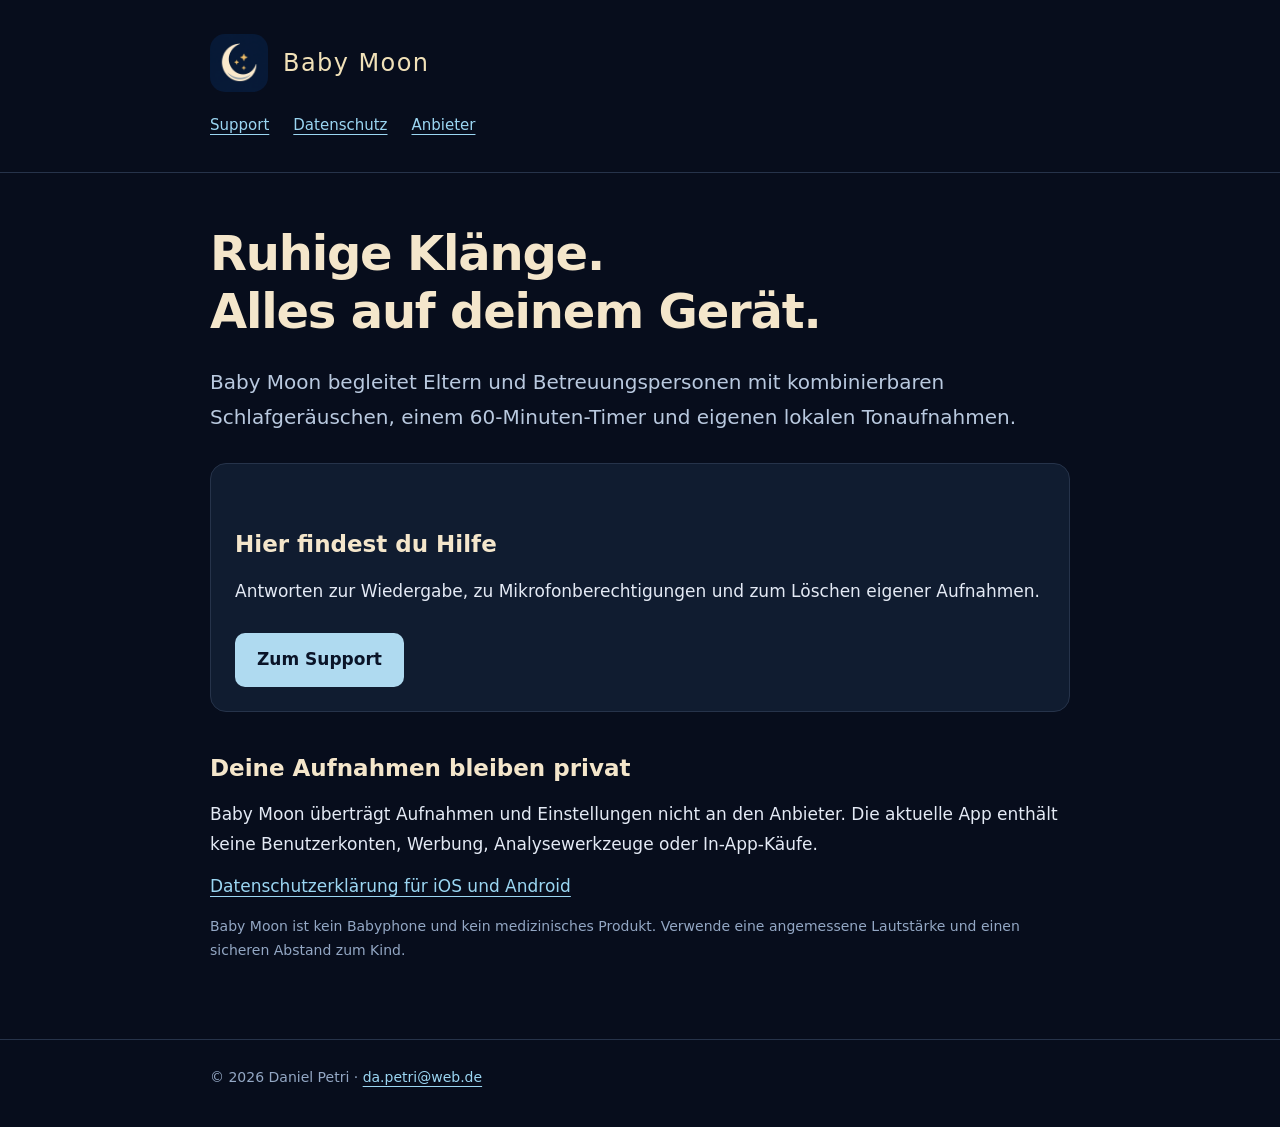
<file: index.html>
<!doctype html><html lang="de"><head><meta charset="utf-8"><meta name="viewport" content="width=device-width,initial-scale=1"><meta name="description" content="Datenschutz und Support für die Baby-Moon-App von Daniel Petri"><title>Schlafklänge für ruhige Momente · Baby Moon</title><link rel="icon" href="assets/icon.png"><link rel="stylesheet" href="style.css"></head><body><header><div class="wrap"><a class="brand" href="index.html"><img src="assets/icon.png" alt="" width="58" height="58">Baby Moon</a><nav aria-label="Seitennavigation"><a href="support.html">Support</a><a href="datenschutz.html">Datenschutz</a><a href="anbieter.html">Anbieter</a></nav></div></header><main class="wrap"><h1>Ruhige Klänge.<br>Alles auf deinem Gerät.</h1><p class="intro">Baby Moon begleitet Eltern und Betreuungspersonen mit kombinierbaren Schlafgeräuschen, einem 60-Minuten-Timer und eigenen lokalen Tonaufnahmen.</p><div class="card"><h2>Hier findest du Hilfe</h2><p>Antworten zur Wiedergabe, zu Mikrofonberechtigungen und zum Löschen eigener Aufnahmen.</p><a class="button" href="support.html">Zum Support</a></div><h2>Deine Aufnahmen bleiben privat</h2><p>Baby Moon überträgt Aufnahmen und Einstellungen nicht an den Anbieter. Die aktuelle App enthält keine Benutzerkonten, Werbung, Analysewerkzeuge oder In-App-Käufe.</p><p><a href="datenschutz.html">Datenschutzerklärung für iOS und Android</a></p><p class="stamp">Baby Moon ist kein Babyphone und kein medizinisches Produkt. Verwende eine angemessene Lautstärke und einen sicheren Abstand zum Kind.</p></main><footer><div class="wrap">© 2026 Daniel Petri · <a href="mailto:da.petri@web.de">da.petri@web.de</a></div></footer></body></html>
</file>
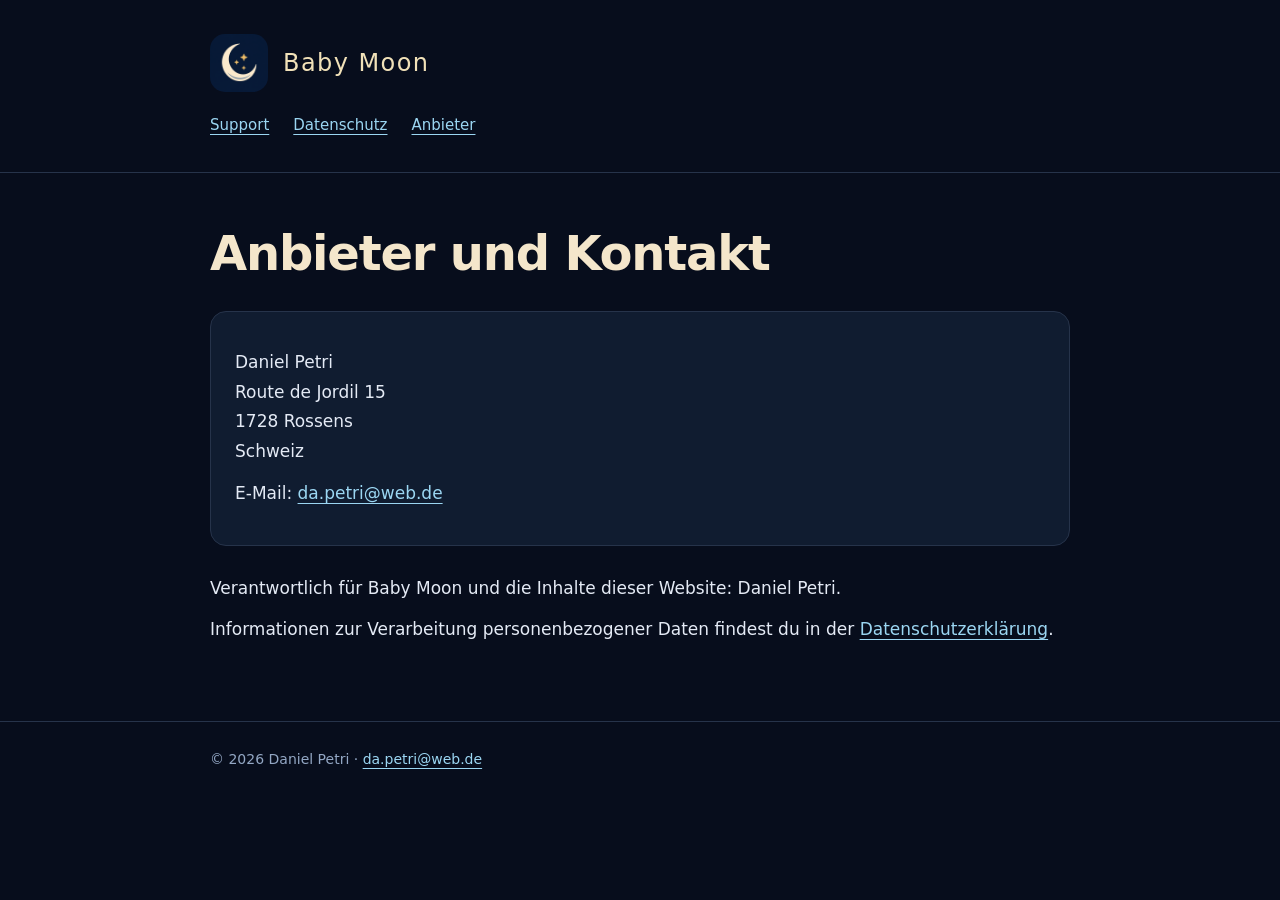
<file: anbieter.html>
<!doctype html><html lang="de"><head><meta charset="utf-8"><meta name="viewport" content="width=device-width,initial-scale=1"><meta name="description" content="Datenschutz und Support für die Baby-Moon-App von Daniel Petri"><title>Anbieter · Baby Moon</title><link rel="icon" href="assets/icon.png"><link rel="stylesheet" href="style.css"></head><body><header><div class="wrap"><a class="brand" href="index.html"><img src="assets/icon.png" alt="" width="58" height="58">Baby Moon</a><nav aria-label="Seitennavigation"><a href="support.html">Support</a><a href="datenschutz.html">Datenschutz</a><a href="anbieter.html">Anbieter</a></nav></div></header><main class="wrap"><h1>Anbieter und Kontakt</h1><div class="card"><p>Daniel Petri<br>Route de Jordil 15<br>1728 Rossens<br>Schweiz</p><p>E-Mail: <a href="mailto:da.petri@web.de">da.petri@web.de</a></p></div><p>Verantwortlich für Baby Moon und die Inhalte dieser Website: Daniel Petri.</p><p>Informationen zur Verarbeitung personenbezogener Daten findest du in der <a href="datenschutz.html">Datenschutzerklärung</a>.</p></main><footer><div class="wrap">© 2026 Daniel Petri · <a href="mailto:da.petri@web.de">da.petri@web.de</a></div></footer></body></html>
</file>
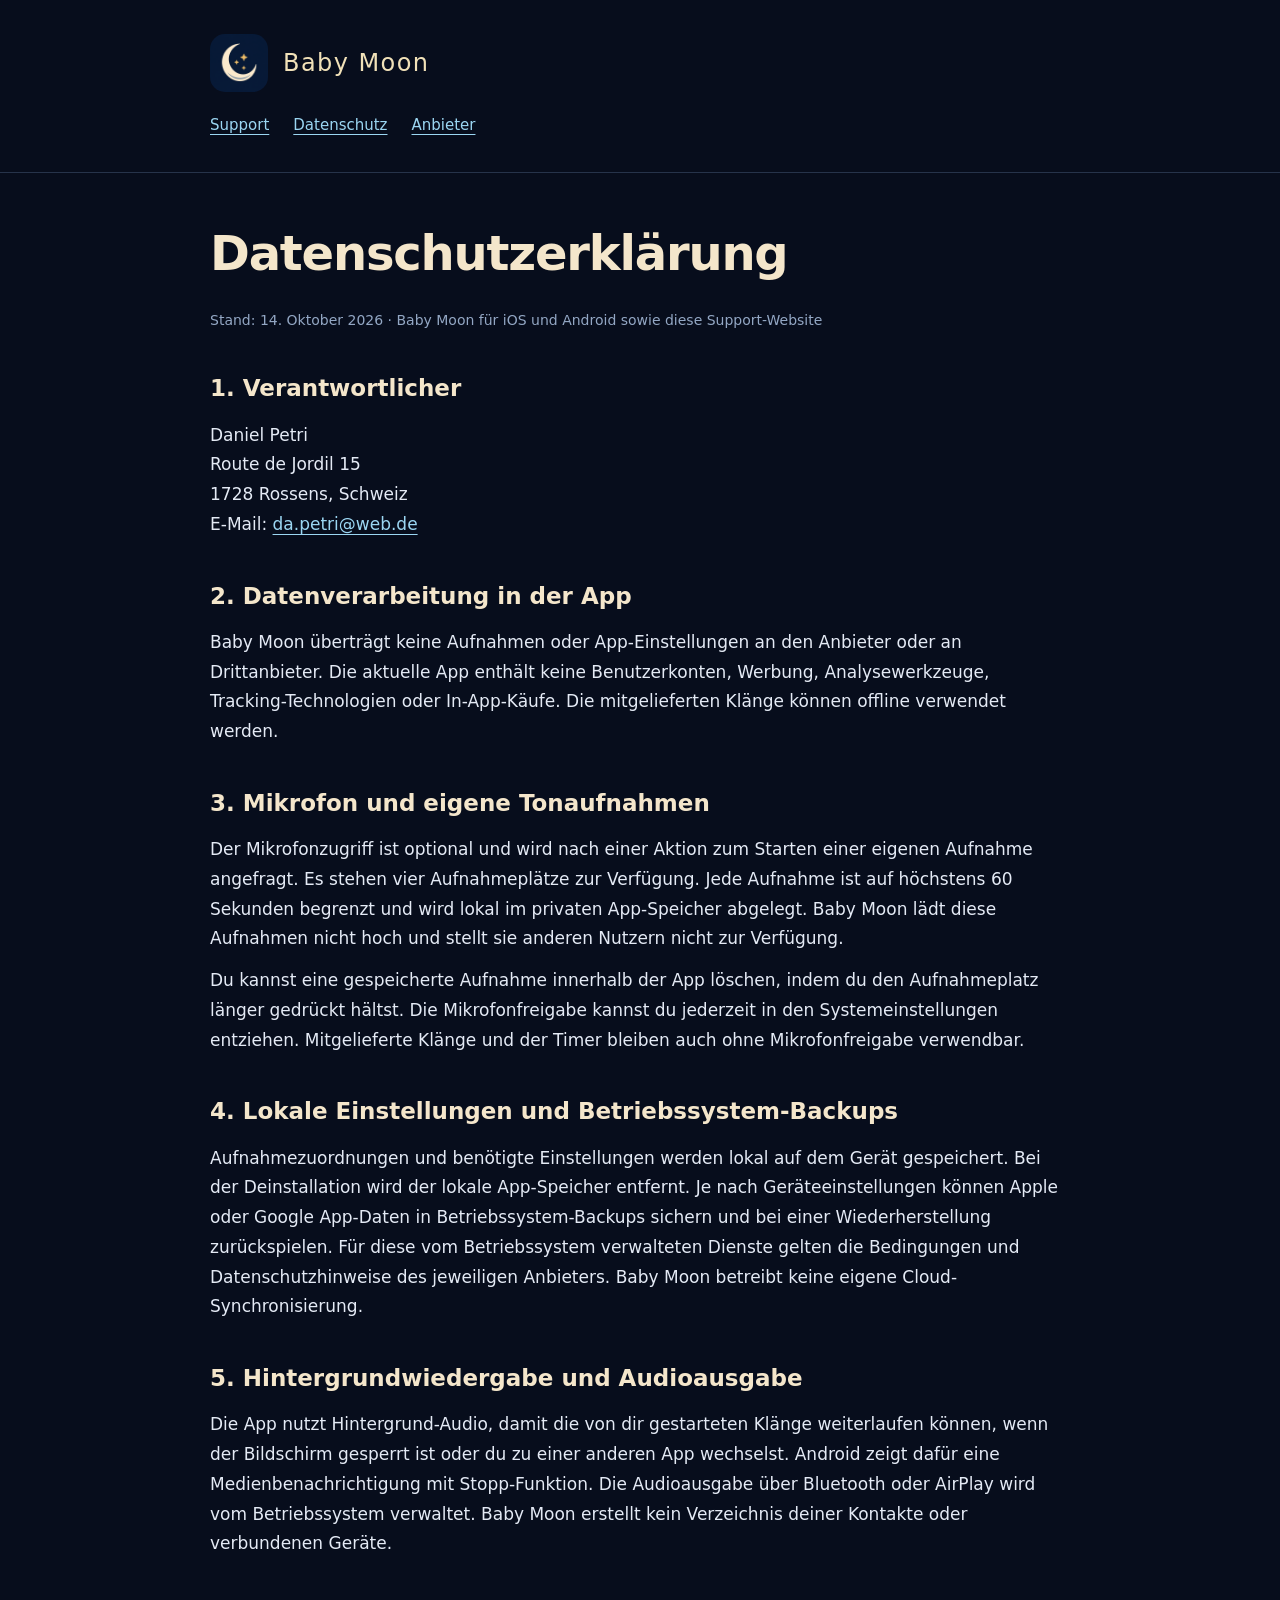
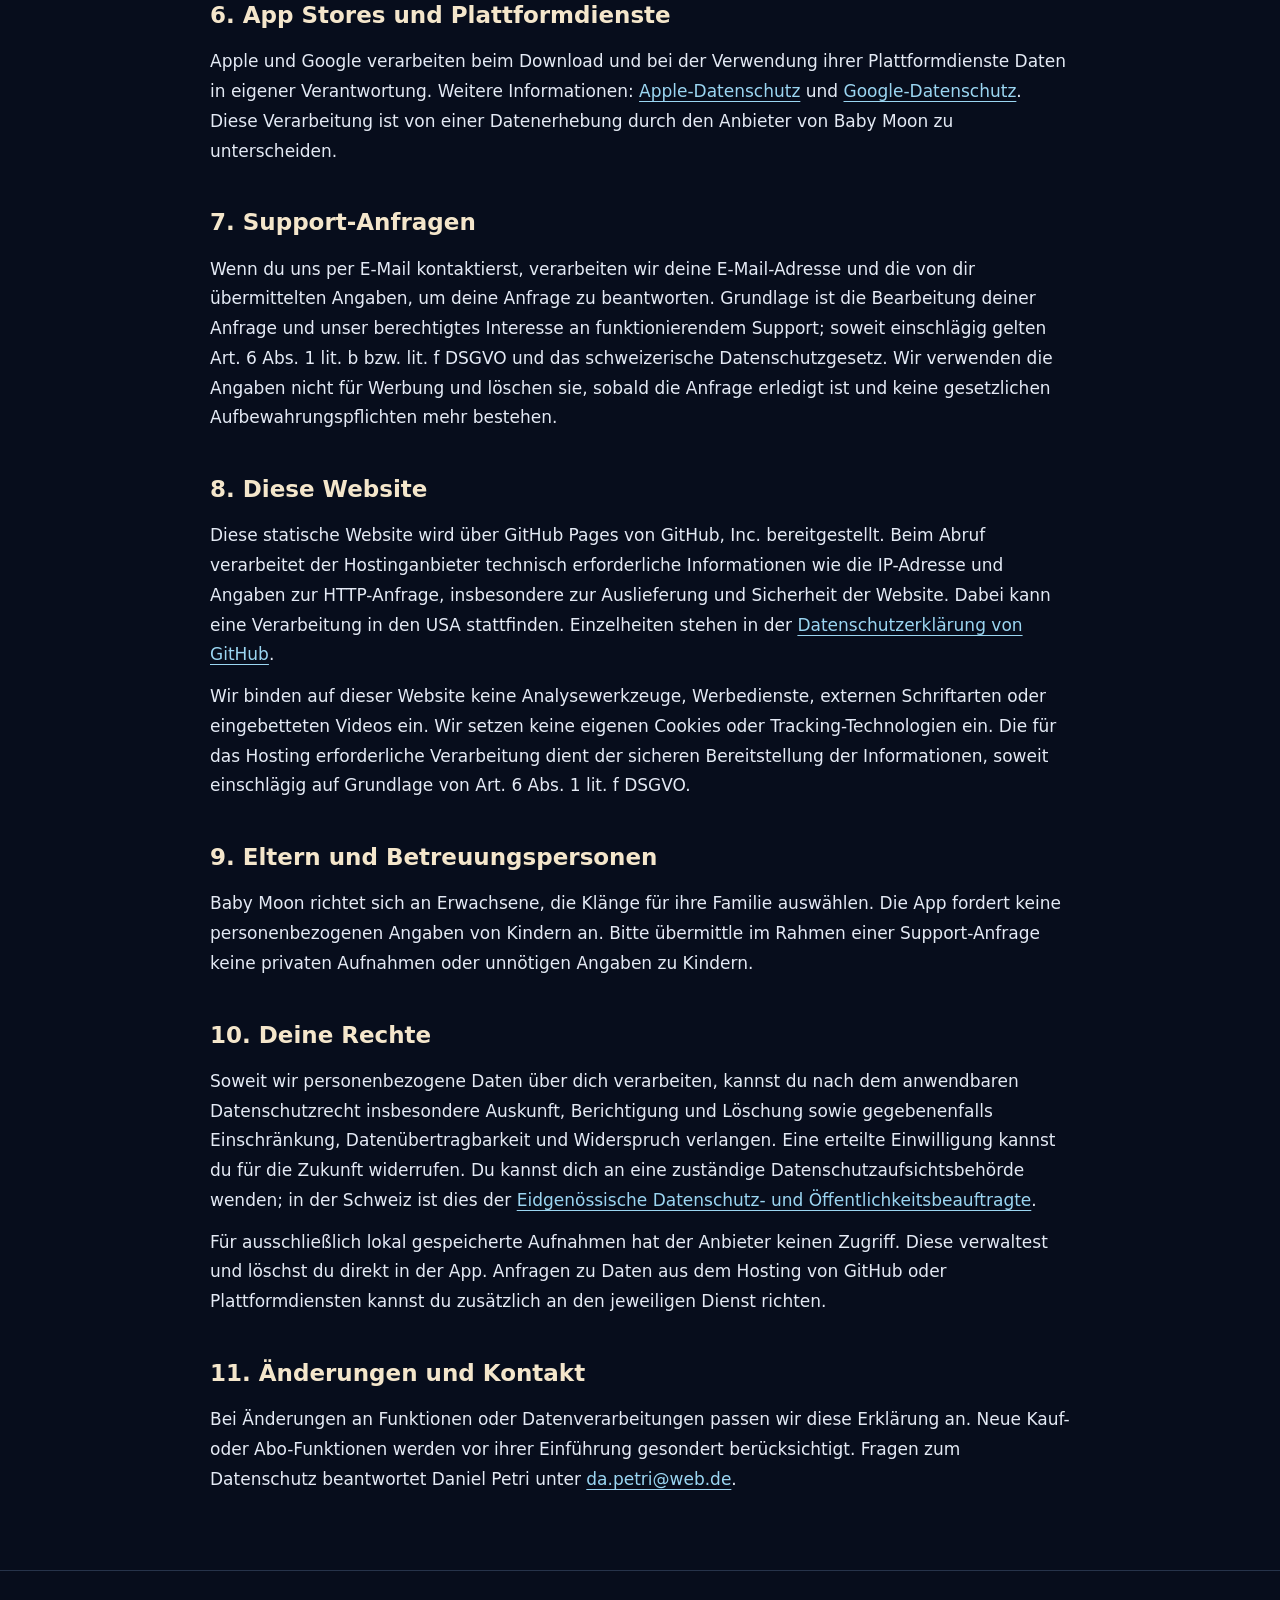
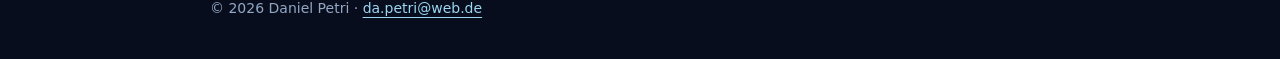
<file: datenschutz.html>
<!doctype html><html lang="de"><head><meta charset="utf-8"><meta name="viewport" content="width=device-width,initial-scale=1"><meta name="description" content="Datenschutz und Support für die Baby-Moon-App von Daniel Petri"><title>Datenschutzerklärung · Baby Moon</title><link rel="icon" href="assets/icon.png"><link rel="stylesheet" href="style.css"></head><body><header><div class="wrap"><a class="brand" href="index.html"><img src="assets/icon.png" alt="" width="58" height="58">Baby Moon</a><nav aria-label="Seitennavigation"><a href="support.html">Support</a><a href="datenschutz.html">Datenschutz</a><a href="anbieter.html">Anbieter</a></nav></div></header><main class="wrap"><h1>Datenschutzerklärung</h1><p class="stamp">Stand: 14. Oktober 2026 · Baby Moon für iOS und Android sowie diese Support-Website</p><h2>1. Verantwortlicher</h2><p>Daniel Petri<br>Route de Jordil 15<br>1728 Rossens, Schweiz<br>E-Mail: <a href="mailto:da.petri@web.de">da.petri@web.de</a></p><h2>2. Datenverarbeitung in der App</h2><p>Baby Moon überträgt keine Aufnahmen oder App-Einstellungen an den Anbieter oder an Drittanbieter. Die aktuelle App enthält keine Benutzerkonten, Werbung, Analysewerkzeuge, Tracking-Technologien oder In-App-Käufe. Die mitgelieferten Klänge können offline verwendet werden.</p><h2>3. Mikrofon und eigene Tonaufnahmen</h2><p>Der Mikrofonzugriff ist optional und wird nach einer Aktion zum Starten einer eigenen Aufnahme angefragt. Es stehen vier Aufnahmeplätze zur Verfügung. Jede Aufnahme ist auf höchstens 60 Sekunden begrenzt und wird lokal im privaten App-Speicher abgelegt. Baby Moon lädt diese Aufnahmen nicht hoch und stellt sie anderen Nutzern nicht zur Verfügung.</p><p>Du kannst eine gespeicherte Aufnahme innerhalb der App löschen, indem du den Aufnahmeplatz länger gedrückt hältst. Die Mikrofonfreigabe kannst du jederzeit in den Systemeinstellungen entziehen. Mitgelieferte Klänge und der Timer bleiben auch ohne Mikrofonfreigabe verwendbar.</p><h2>4. Lokale Einstellungen und Betriebssystem-Backups</h2><p>Aufnahmezuordnungen und benötigte Einstellungen werden lokal auf dem Gerät gespeichert. Bei der Deinstallation wird der lokale App-Speicher entfernt. Je nach Geräteeinstellungen können Apple oder Google App-Daten in Betriebssystem-Backups sichern und bei einer Wiederherstellung zurückspielen. Für diese vom Betriebssystem verwalteten Dienste gelten die Bedingungen und Datenschutzhinweise des jeweiligen Anbieters. Baby Moon betreibt keine eigene Cloud-Synchronisierung.</p><h2>5. Hintergrundwiedergabe und Audioausgabe</h2><p>Die App nutzt Hintergrund-Audio, damit die von dir gestarteten Klänge weiterlaufen können, wenn der Bildschirm gesperrt ist oder du zu einer anderen App wechselst. Android zeigt dafür eine Medienbenachrichtigung mit Stopp-Funktion. Die Audioausgabe über Bluetooth oder AirPlay wird vom Betriebssystem verwaltet. Baby Moon erstellt kein Verzeichnis deiner Kontakte oder verbundenen Geräte.</p><h2>6. App Stores und Plattformdienste</h2><p>Apple und Google verarbeiten beim Download und bei der Verwendung ihrer Plattformdienste Daten in eigener Verantwortung. Weitere Informationen: <a href="https://www.apple.com/legal/privacy/de-ww/">Apple-Datenschutz</a> und <a href="https://policies.google.com/privacy?hl=de">Google-Datenschutz</a>. Diese Verarbeitung ist von einer Datenerhebung durch den Anbieter von Baby Moon zu unterscheiden.</p><h2>7. Support-Anfragen</h2><p>Wenn du uns per E-Mail kontaktierst, verarbeiten wir deine E-Mail-Adresse und die von dir übermittelten Angaben, um deine Anfrage zu beantworten. Grundlage ist die Bearbeitung deiner Anfrage und unser berechtigtes Interesse an funktionierendem Support; soweit einschlägig gelten Art. 6 Abs. 1 lit. b bzw. lit. f DSGVO und das schweizerische Datenschutzgesetz. Wir verwenden die Angaben nicht für Werbung und löschen sie, sobald die Anfrage erledigt ist und keine gesetzlichen Aufbewahrungspflichten mehr bestehen.</p><h2>8. Diese Website</h2><p>Diese statische Website wird über GitHub Pages von GitHub, Inc. bereitgestellt. Beim Abruf verarbeitet der Hostinganbieter technisch erforderliche Informationen wie die IP-Adresse und Angaben zur HTTP-Anfrage, insbesondere zur Auslieferung und Sicherheit der Website. Dabei kann eine Verarbeitung in den USA stattfinden. Einzelheiten stehen in der <a href="https://docs.github.com/en/site-policy/privacy-policies/github-general-privacy-statement">Datenschutzerklärung von GitHub</a>.</p><p>Wir binden auf dieser Website keine Analysewerkzeuge, Werbedienste, externen Schriftarten oder eingebetteten Videos ein. Wir setzen keine eigenen Cookies oder Tracking-Technologien ein. Die für das Hosting erforderliche Verarbeitung dient der sicheren Bereitstellung der Informationen, soweit einschlägig auf Grundlage von Art. 6 Abs. 1 lit. f DSGVO.</p><h2>9. Eltern und Betreuungspersonen</h2><p>Baby Moon richtet sich an Erwachsene, die Klänge für ihre Familie auswählen. Die App fordert keine personenbezogenen Angaben von Kindern an. Bitte übermittle im Rahmen einer Support-Anfrage keine privaten Aufnahmen oder unnötigen Angaben zu Kindern.</p><h2>10. Deine Rechte</h2><p>Soweit wir personenbezogene Daten über dich verarbeiten, kannst du nach dem anwendbaren Datenschutzrecht insbesondere Auskunft, Berichtigung und Löschung sowie gegebenenfalls Einschränkung, Datenübertragbarkeit und Widerspruch verlangen. Eine erteilte Einwilligung kannst du für die Zukunft widerrufen. Du kannst dich an eine zuständige Datenschutzaufsichtsbehörde wenden; in der Schweiz ist dies der <a href="https://www.edoeb.admin.ch/">Eidgenössische Datenschutz- und Öffentlichkeitsbeauftragte</a>.</p><p>Für ausschließlich lokal gespeicherte Aufnahmen hat der Anbieter keinen Zugriff. Diese verwaltest und löschst du direkt in der App. Anfragen zu Daten aus dem Hosting von GitHub oder Plattformdiensten kannst du zusätzlich an den jeweiligen Dienst richten.</p><h2>11. Änderungen und Kontakt</h2><p>Bei Änderungen an Funktionen oder Datenverarbeitungen passen wir diese Erklärung an. Neue Kauf- oder Abo-Funktionen werden vor ihrer Einführung gesondert berücksichtigt. Fragen zum Datenschutz beantwortet Daniel Petri unter <a href="mailto:da.petri@web.de">da.petri@web.de</a>.</p></main><footer><div class="wrap">© 2026 Daniel Petri · <a href="mailto:da.petri@web.de">da.petri@web.de</a></div></footer></body></html>
</file>
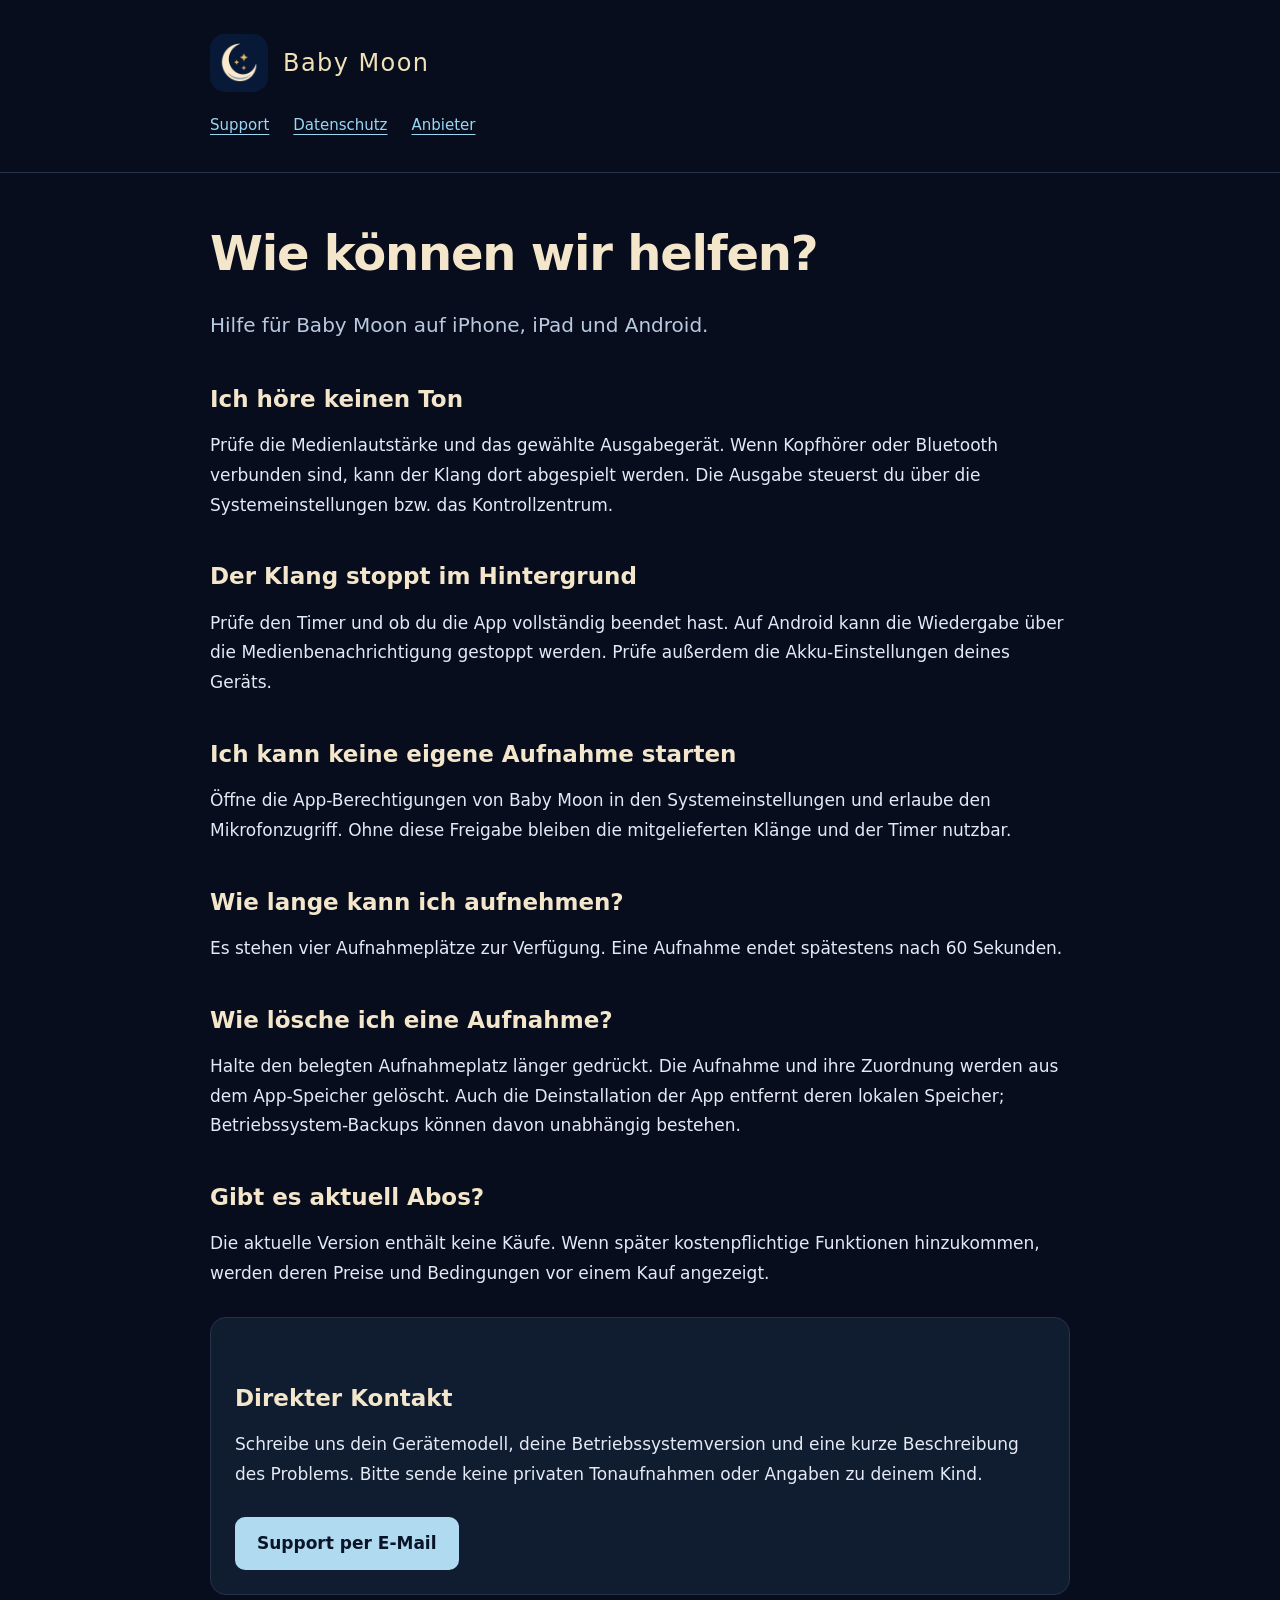
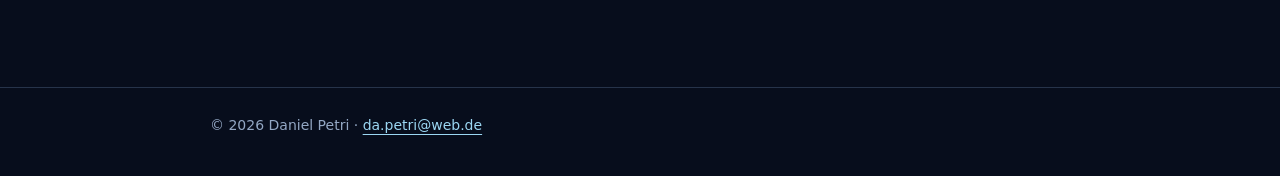
<file: support.html>
<!doctype html><html lang="de"><head><meta charset="utf-8"><meta name="viewport" content="width=device-width,initial-scale=1"><meta name="description" content="Datenschutz und Support für die Baby-Moon-App von Daniel Petri"><title>Support · Baby Moon</title><link rel="icon" href="assets/icon.png"><link rel="stylesheet" href="style.css"></head><body><header><div class="wrap"><a class="brand" href="index.html"><img src="assets/icon.png" alt="" width="58" height="58">Baby Moon</a><nav aria-label="Seitennavigation"><a href="support.html">Support</a><a href="datenschutz.html">Datenschutz</a><a href="anbieter.html">Anbieter</a></nav></div></header><main class="wrap"><h1>Wie können wir helfen?</h1><p class="intro">Hilfe für Baby Moon auf iPhone, iPad und Android.</p><h2>Ich höre keinen Ton</h2><p>Prüfe die Medienlautstärke und das gewählte Ausgabegerät. Wenn Kopfhörer oder Bluetooth verbunden sind, kann der Klang dort abgespielt werden. Die Ausgabe steuerst du über die Systemeinstellungen bzw. das Kontrollzentrum.</p><h2>Der Klang stoppt im Hintergrund</h2><p>Prüfe den Timer und ob du die App vollständig beendet hast. Auf Android kann die Wiedergabe über die Medienbenachrichtigung gestoppt werden. Prüfe außerdem die Akku-Einstellungen deines Geräts.</p><h2>Ich kann keine eigene Aufnahme starten</h2><p>Öffne die App-Berechtigungen von Baby Moon in den Systemeinstellungen und erlaube den Mikrofonzugriff. Ohne diese Freigabe bleiben die mitgelieferten Klänge und der Timer nutzbar.</p><h2>Wie lange kann ich aufnehmen?</h2><p>Es stehen vier Aufnahmeplätze zur Verfügung. Eine Aufnahme endet spätestens nach 60 Sekunden.</p><h2>Wie lösche ich eine Aufnahme?</h2><p>Halte den belegten Aufnahmeplatz länger gedrückt. Die Aufnahme und ihre Zuordnung werden aus dem App-Speicher gelöscht. Auch die Deinstallation der App entfernt deren lokalen Speicher; Betriebssystem-Backups können davon unabhängig bestehen.</p><h2>Gibt es aktuell Abos?</h2><p>Die aktuelle Version enthält keine Käufe. Wenn später kostenpflichtige Funktionen hinzukommen, werden deren Preise und Bedingungen vor einem Kauf angezeigt.</p><div class="card"><h2>Direkter Kontakt</h2><p>Schreibe uns dein Gerätemodell, deine Betriebssystemversion und eine kurze Beschreibung des Problems. Bitte sende keine privaten Tonaufnahmen oder Angaben zu deinem Kind.</p><a class="button" href="mailto:da.petri@web.de?subject=Baby%20Moon%20Support">Support per E-Mail</a></div></main><footer><div class="wrap">© 2026 Daniel Petri · <a href="mailto:da.petri@web.de">da.petri@web.de</a></div></footer></body></html>
</file>
<file: style.css>
*{box-sizing:border-box}html{color-scheme:dark}body{margin:0;background:#070d1c;color:#e4eaf5;font:17px/1.75 system-ui,-apple-system,sans-serif}a{color:#9bd6f2;text-underline-offset:4px}a:focus-visible{outline:2px solid #edcb8d;outline-offset:5px}.wrap{width:min(860px,100% - 40px);margin:auto}header{padding:34px 0;border-bottom:1px solid #26334a}.brand{display:flex;align-items:center;gap:15px;text-decoration:none;color:#f1e1b8;font-size:24px;letter-spacing:.06em}.brand img{width:58px;height:58px;border-radius:15px}nav{display:flex;gap:24px;flex-wrap:wrap;margin-top:20px;font-size:15px}main{padding:52px 0 64px}h1{font-size:clamp(32px,6vw,48px);line-height:1.2;letter-spacing:-.025em;color:#f4e6cb;margin:0 0 25px}h2{font-size:23px;color:#f4e6cb;margin:36px 0 12px}h3{font-size:18px;color:#f4e6cb;margin:26px 0 10px}p{margin:12px 0}ul{padding-left:24px}.intro{font-size:20px;color:#b9c9df}.stamp{font-size:14px;color:#93a7c4}.card{padding:24px;margin:28px 0;background:#101c30;border:1px solid #26334a;border-radius:16px}.button{display:inline-block;padding:12px 22px;border-radius:10px;background:#afdaf0;color:#0a1428;text-decoration:none;font-weight:600;margin-top:15px}footer{padding:25px 0 38px;border-top:1px solid #26334a;color:#93a7c4;font-size:14px}@media(max-width:500px){main{padding-top:36px}.card{padding:18px}nav{gap:16px}}
</file>
